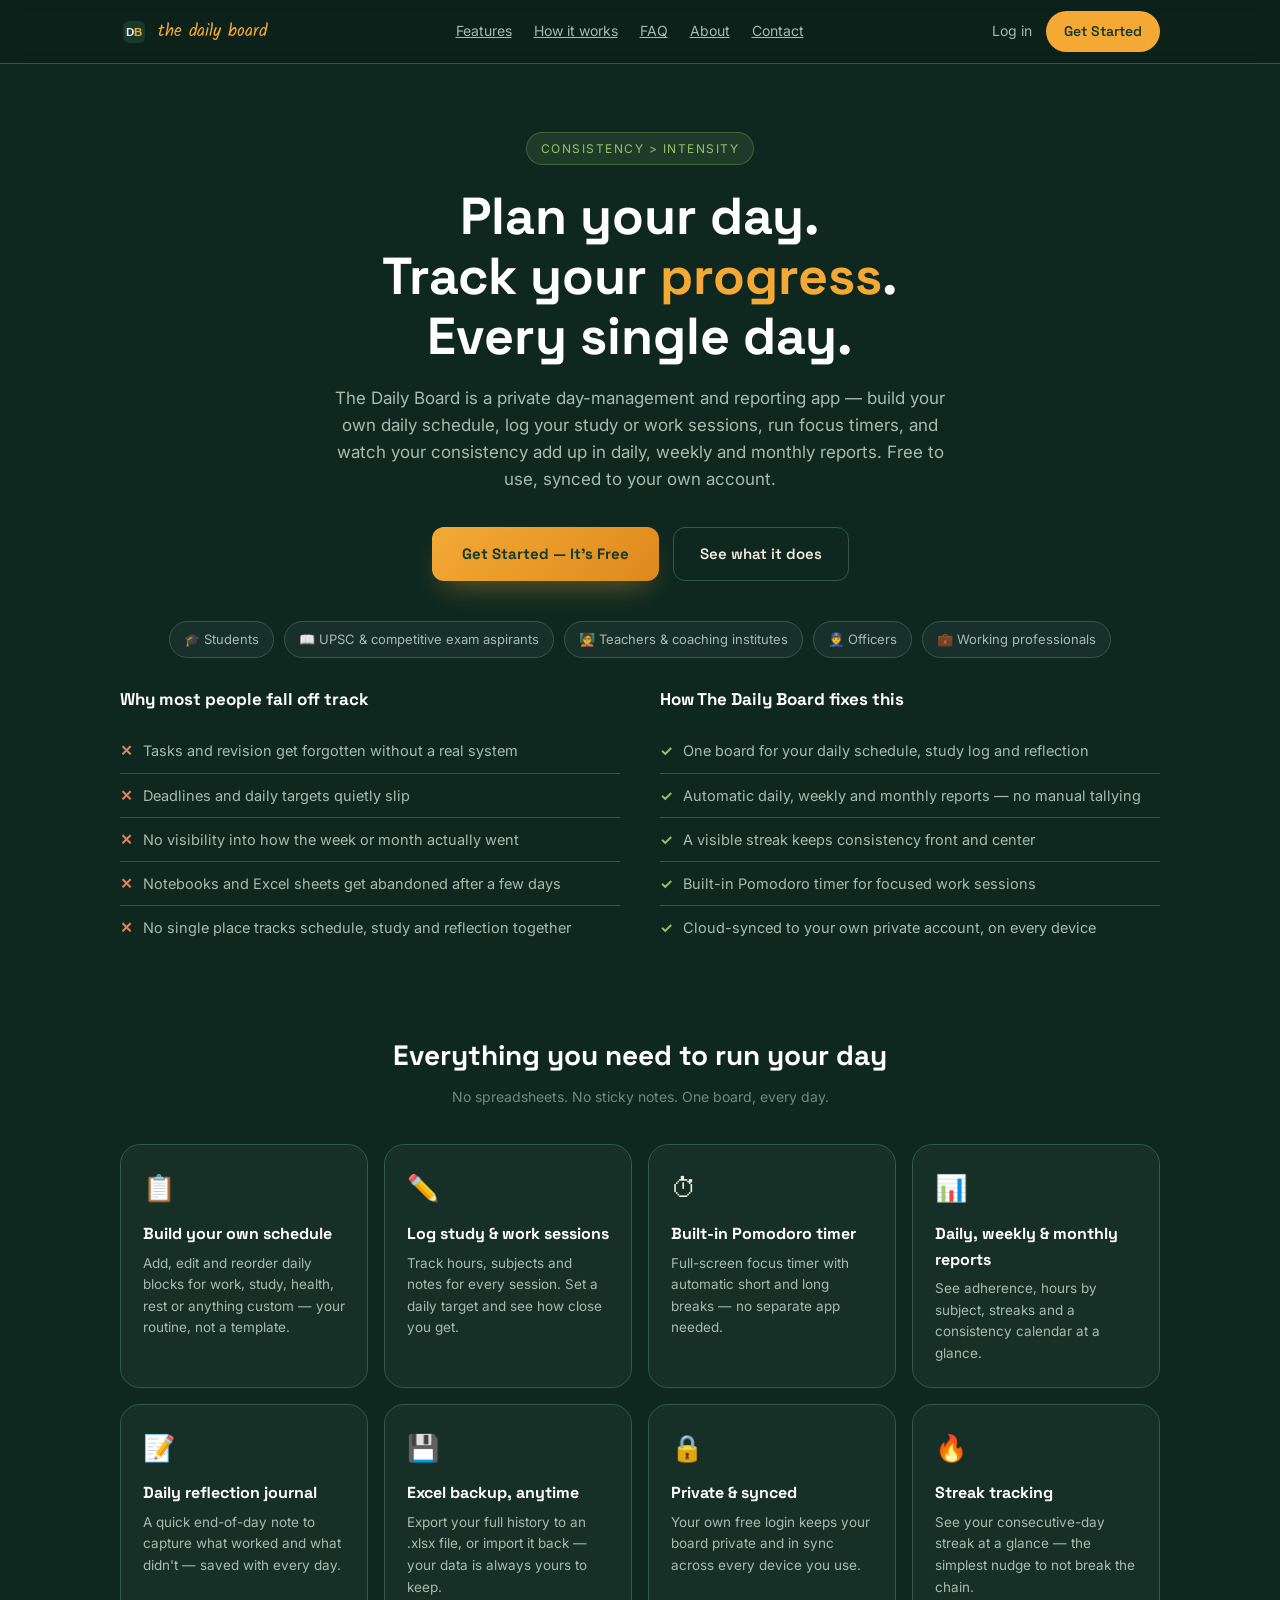
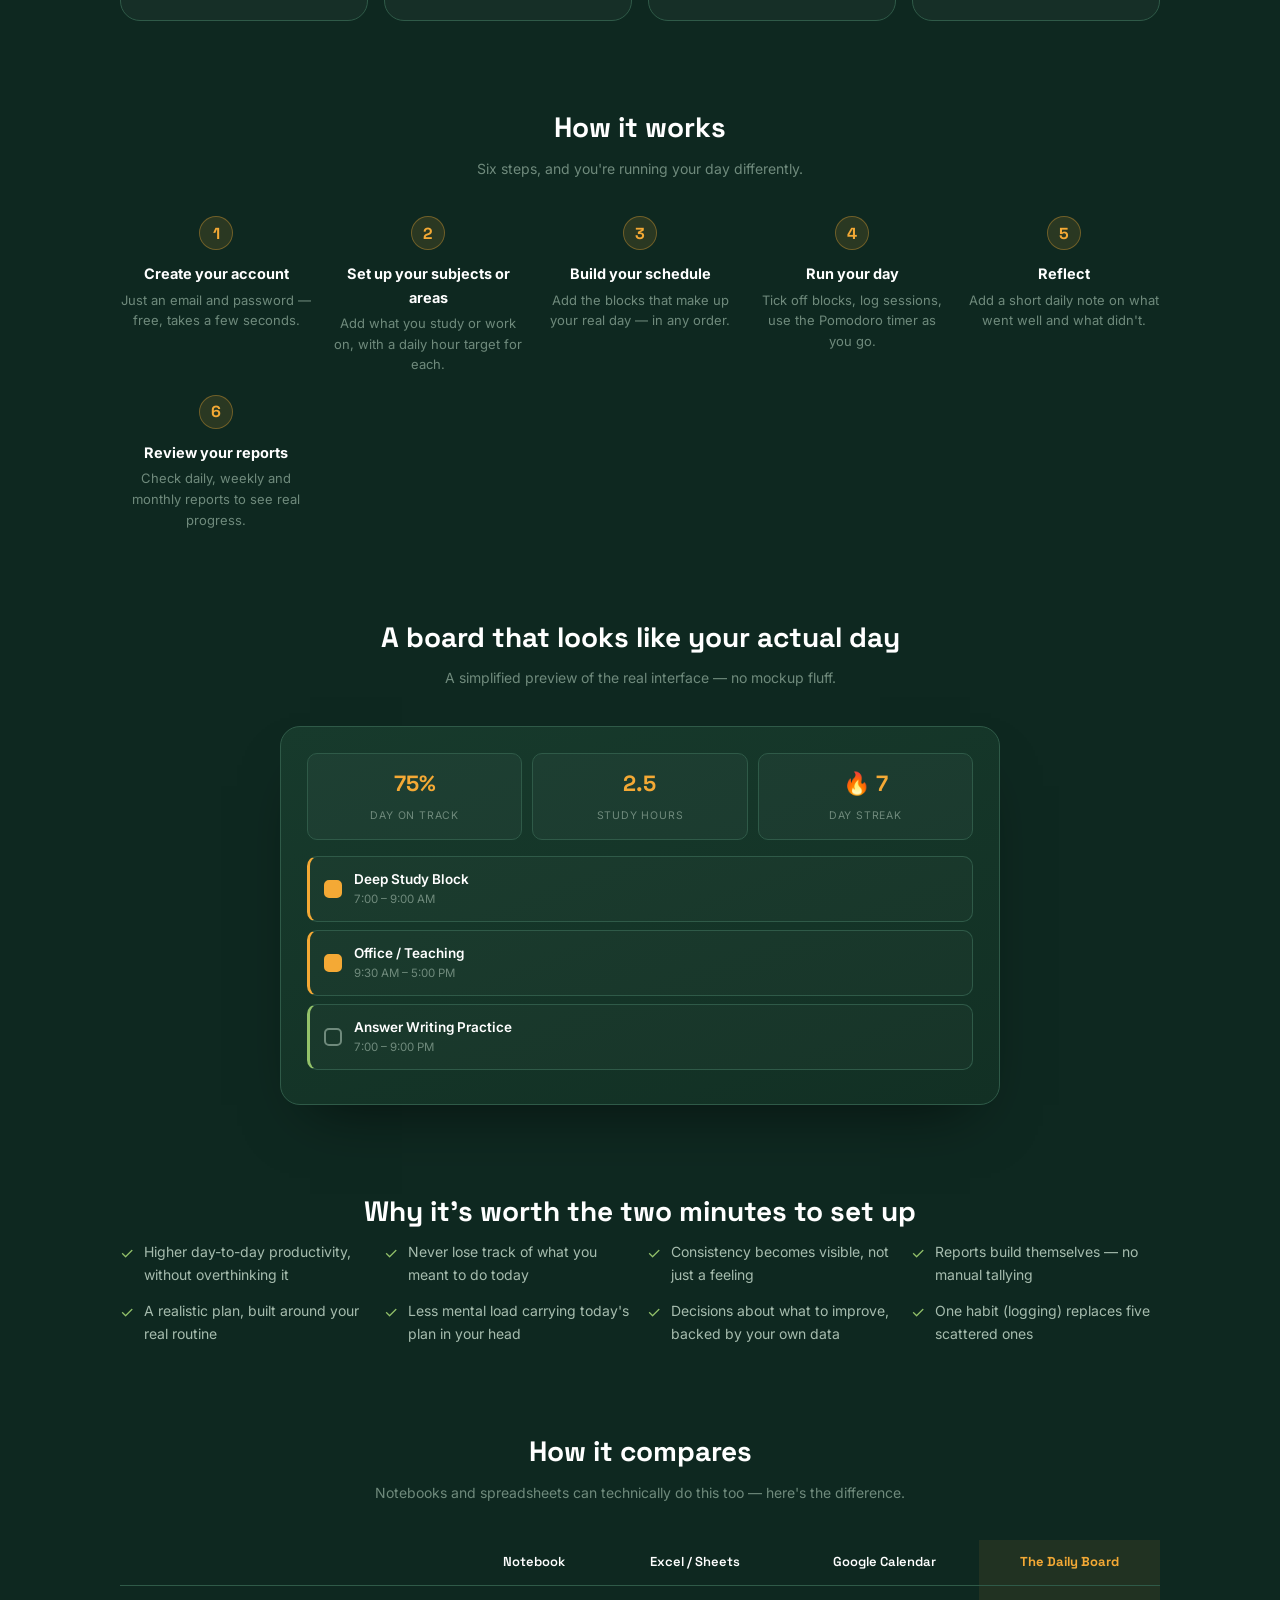
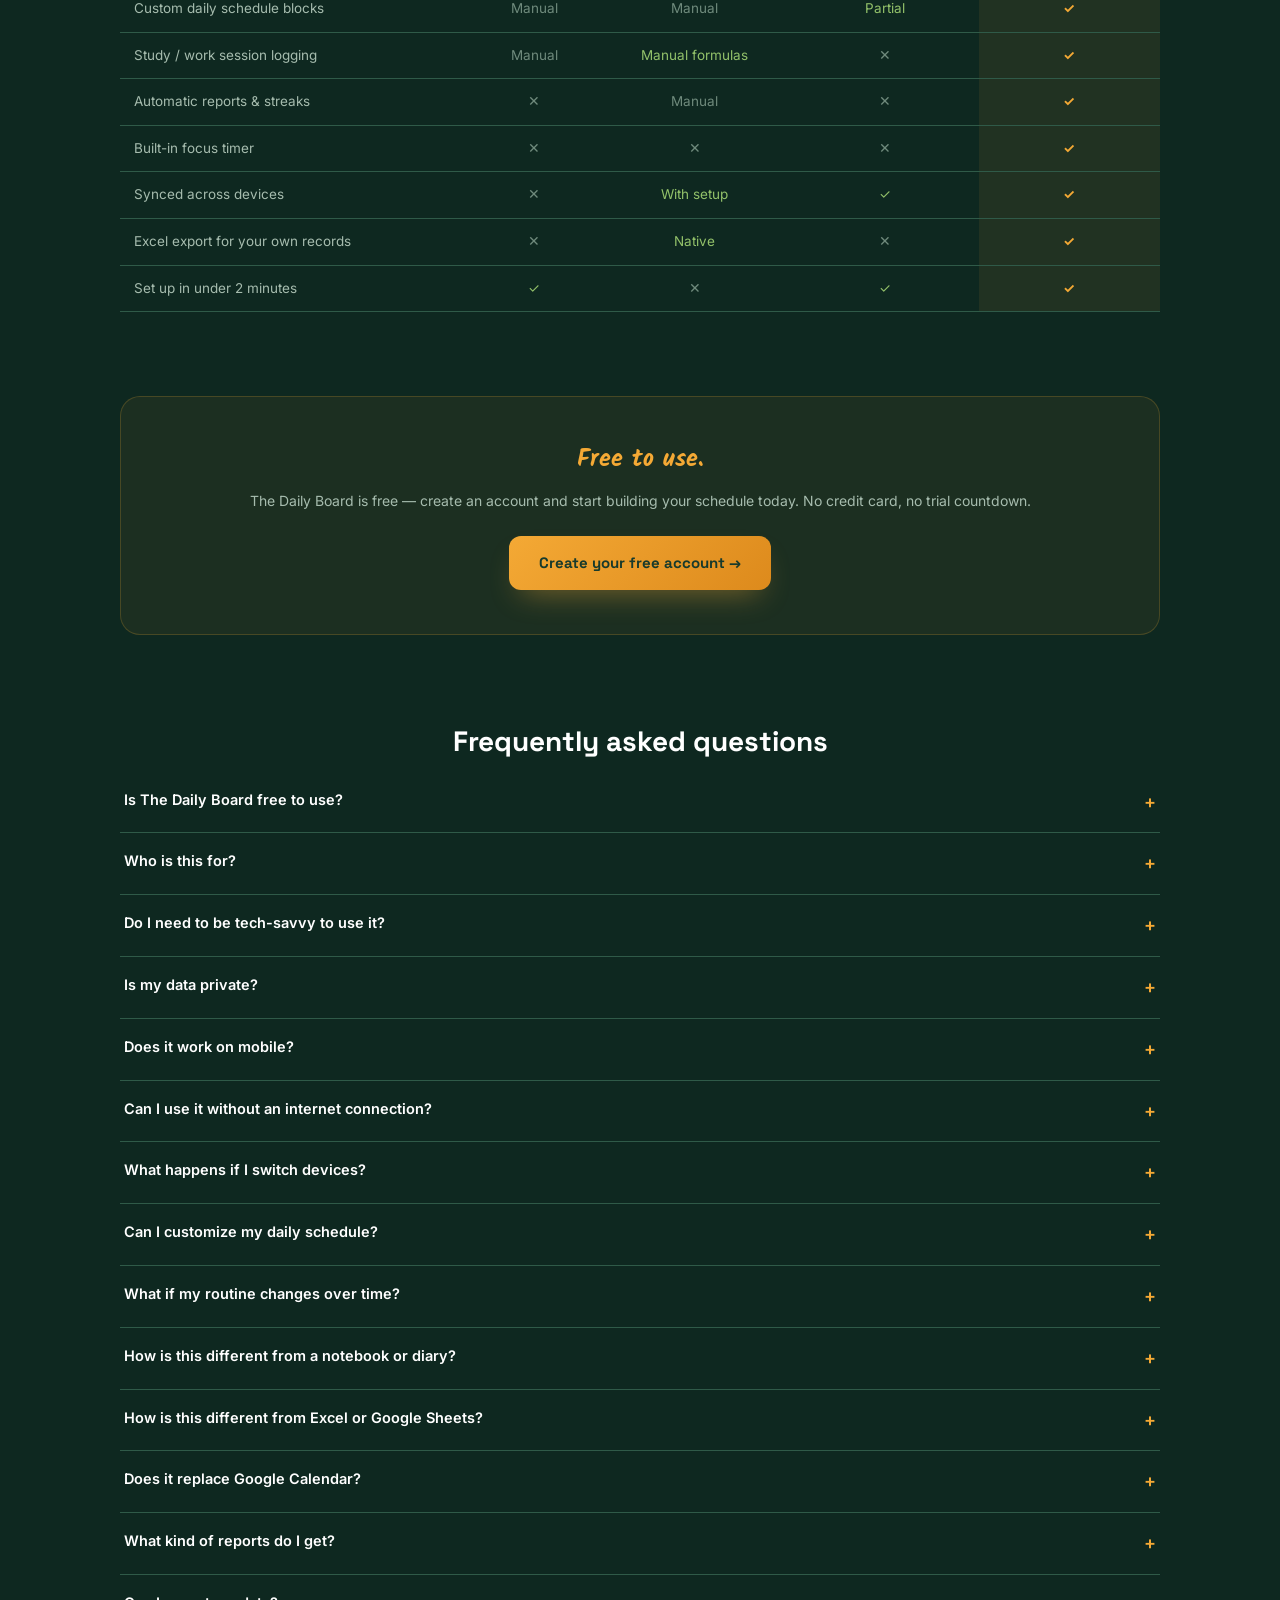
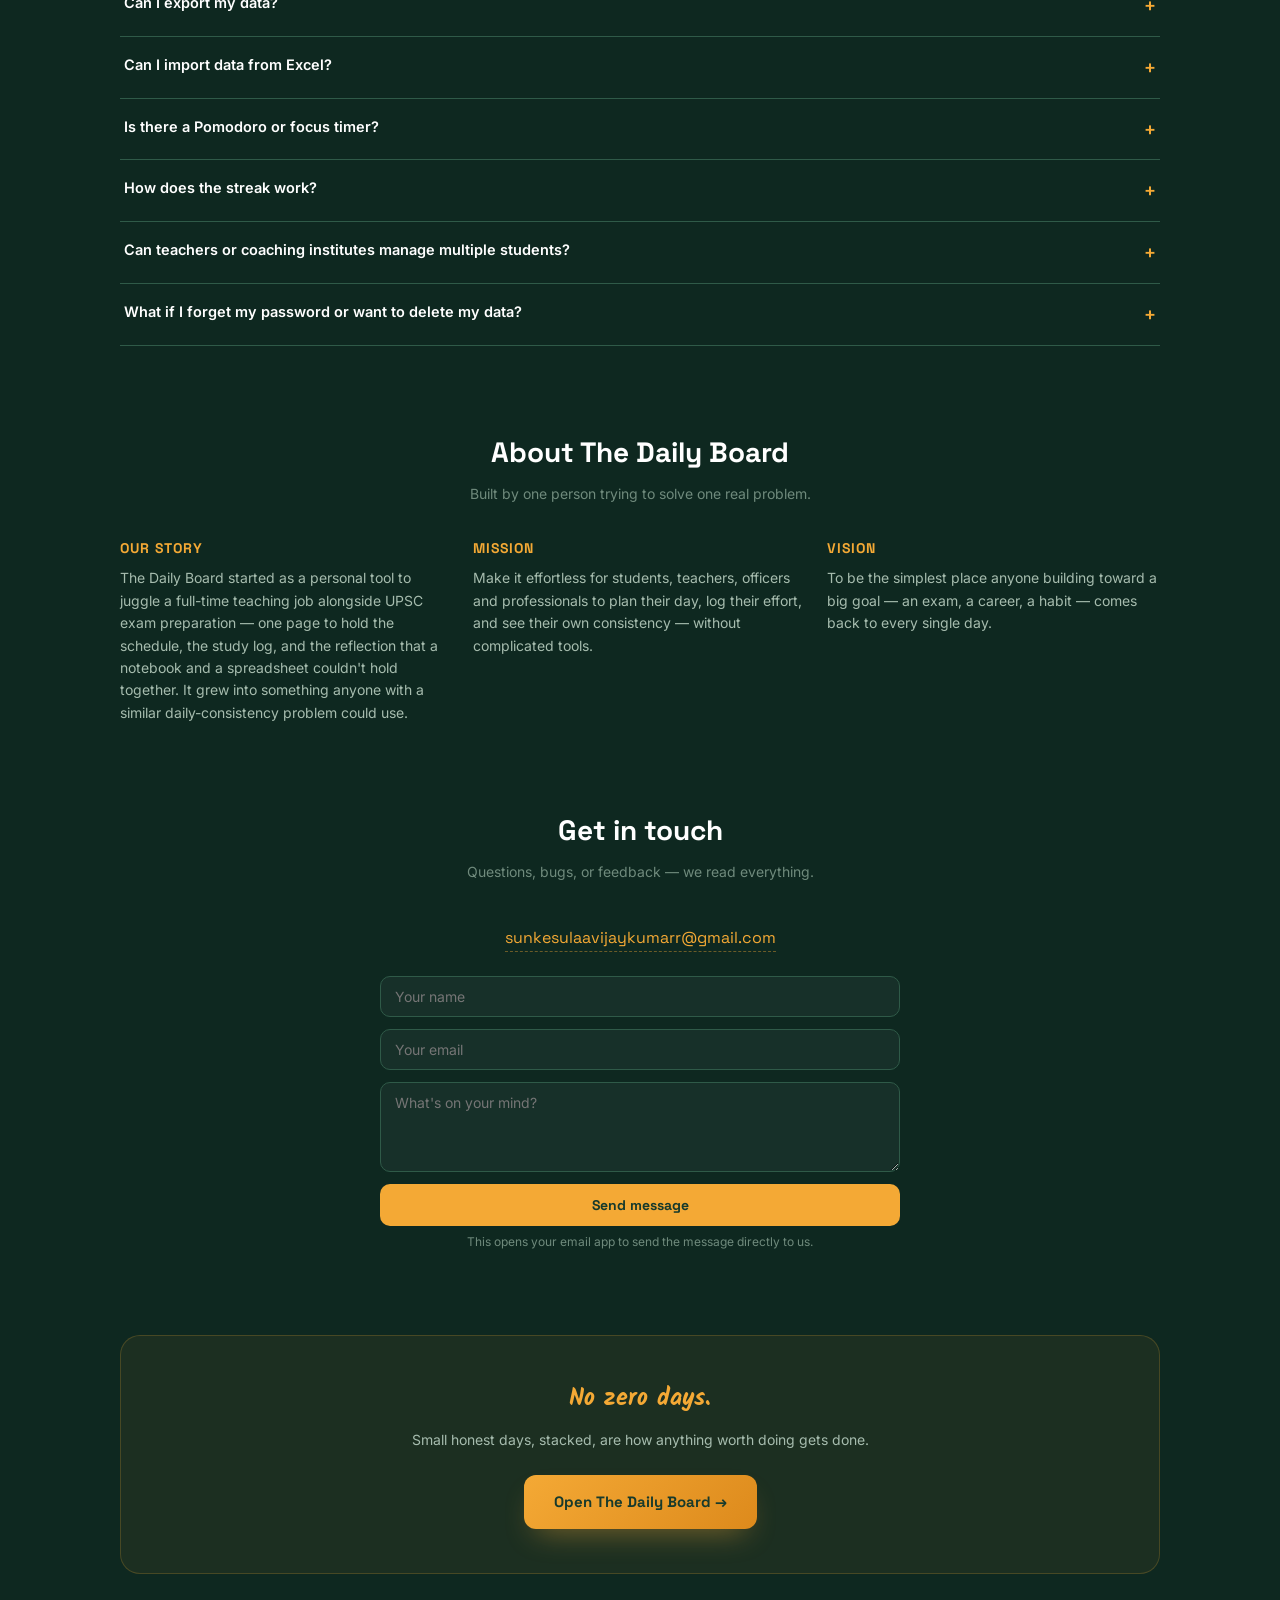
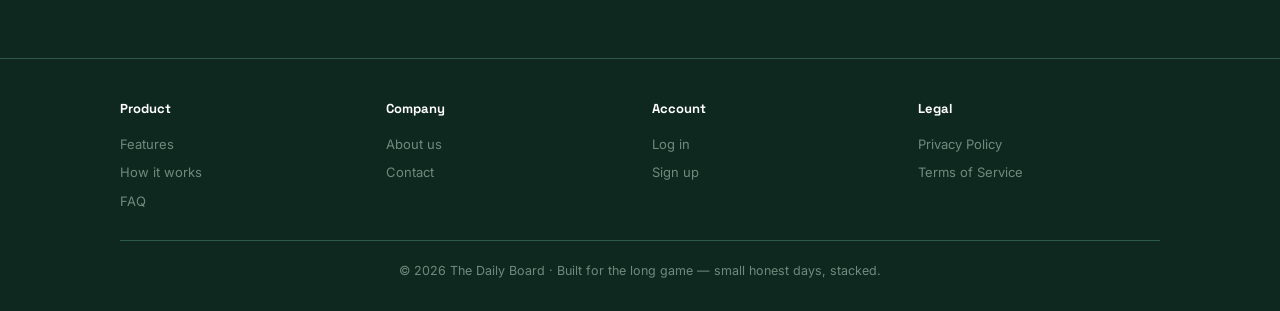
<file: index.html>
<!DOCTYPE html>
<html lang="en">

<head>
  <meta charset="UTF-8">
  <meta name="viewport" content="width=device-width, initial-scale=1.0">
  <title>The Daily Board — Plan Your Day, Track Your Progress</title>
  <meta name="description"
    content="A private day-management and reporting app for students, teachers, UPSC aspirants, officers and professionals. Build your own schedule, log study or work sessions, run a Pomodoro timer, and see daily, weekly and monthly reports. Free, synced to your own account.">
  <link rel="canonical" href="https://thedailyboard.online/">

  <!-- Open Graph -->
  <meta property="og:type" content="website">
  <meta property="og:title" content="The Daily Board — Plan Your Day, Track Your Progress">
  <meta property="og:description"
    content="A private day-management and reporting app for students, teachers, UPSC aspirants, officers and professionals.">
  <meta property="og:url" content="https://thedailyboard.online/">
  <meta property="og:image" content="https://thedailyboard.online/logo-monogram.svg">
  <meta name="twitter:card" content="summary">

  <link rel="preconnect" href="https://fonts.googleapis.com">
  <link rel="preconnect" href="https://fonts.gstatic.com" crossorigin>
  <link
    href="https://fonts.googleapis.com/css2?family=Kalam:wght@400;700&family=Space+Grotesk:wght@400;500;600;700&family=Inter:wght@400;500;600&display=swap"
    rel="stylesheet">
  <link rel="icon" type="image/svg+xml" href="logo-monogram.svg">

  <script type="application/ld+json">
  {
    "@context": "https://schema.org",
    "@type": "SoftwareApplication",
    "name": "The Daily Board",
    "applicationCategory": "ProductivityApplication",
    "operatingSystem": "Web",
    "url": "https://thedailyboard.online/",
    "description": "A private day-management and reporting app for students, teachers, UPSC aspirants, officers and professionals.",
    "offers": { "@type": "Offer", "price": "0", "priceCurrency": "USD" }
  }
  </script>

  <style>
    :root {
      --board: #173a2c;
      --chalk: #f3eede;
      --chalk-dim: #a6bcae;
      --chalk-faint: #6f8a7c;
      --gold: #f4a935;
      --gold-deep: #dd8a1c;
      --lime: #93c26a;
      --blue: #6fb3c9;
      --pink: #e390ab;
      --lav: #b39ddb;
      --rust: #e0835a;
      --line: #2f5a48;
      --r: 14px;
      --r-lg: 20px;
      --nav-h: 64px;
    }

    * , *::before, *::after { box-sizing: border-box; margin: 0; padding: 0; }
    html { -webkit-text-size-adjust: 100%; scroll-behavior: smooth; }

    body {
      font-family: 'Inter', sans-serif;
      background:
        radial-gradient(1200px 500px at 20% -10%, #204d3b 0%, transparent 60%),
        radial-gradient(900px 500px at 100% 120%, #16382a 0%, transparent 60%),
        #0e2820;
      color: var(--chalk);
      min-height: 100vh;
      line-height: 1.6;
    }

    .skip-link {
      position: absolute; left: -999px; top: 0; background: var(--gold); color: var(--board);
      padding: 10px 16px; z-index: 200; border-radius: 0 0 8px 0; font-weight: 700;
    }
    .skip-link:focus { left: 0; }

    a { color: inherit; }
    img { max-width: 100%; display: block; }

    .wrap { max-width: 1080px; margin: 0 auto; padding: 0 20px; }

    /* ── Nav ── */
    nav.top {
      position: sticky; top: 0; z-index: 100;
      background: rgba(12, 33, 25, 0.9); backdrop-filter: blur(10px);
      border-bottom: 1px solid var(--line);
      height: var(--nav-h);
    }
    nav.top .wrap { height: 100%; display: flex; align-items: center; justify-content: space-between; gap: 12px; }
    .brand { display: flex; align-items: center; gap: 10px; flex-shrink: 0; }
    .brand img { border-radius: 8px; }
    .brand span { font-family: 'Kalam', cursive; color: var(--gold); font-size: 17px; white-space: nowrap; }
    .nav-links { display: flex; gap: 22px; font-size: 14px; color: var(--chalk-dim); }
    .nav-links a:hover { color: var(--chalk); }
    .nav-right { display: flex; align-items: center; gap: 14px; flex-shrink: 0; }
    .nav-login { font-size: 14px; color: var(--chalk-dim); text-decoration: none; white-space: nowrap; }
    .nav-login:hover { color: var(--chalk); }
    .nav-cta {
      font-family: 'Space Grotesk', sans-serif; font-weight: 600; font-size: 14px;
      color: var(--board); background: var(--gold);
      padding: 9px 18px; border-radius: 999px; text-decoration: none; white-space: nowrap;
      transition: transform .15s ease, box-shadow .15s ease;
    }
    .nav-cta:hover { transform: translateY(-1px); box-shadow: 0 8px 20px -8px rgba(244,169,53,.5); }
    @media (max-width: 780px) { .nav-links { display: none; } }

    main { padding: clamp(20px, 4vw, 48px) 0 0; }
    section { padding: 20px 0 64px; }

    /* ── Reveal-on-scroll ── */
    .reveal { opacity: 0; transform: translateY(16px); transition: opacity .6s ease, transform .6s ease; }
    .reveal.in { opacity: 1; transform: none; }
    @media (prefers-reduced-motion: reduce) { .reveal { opacity: 1; transform: none; transition: none; } }

    /* ── Hero ── */
    .hero { text-align: center; padding: 20px 0 8px; }
    .eyebrow {
      display: inline-block; font-size: 12px; letter-spacing: 1.5px; text-transform: uppercase;
      color: var(--lime); background: rgba(147,194,106,.12); border: 1px solid rgba(147,194,106,.3);
      padding: 6px 14px; border-radius: 999px; margin-bottom: 22px;
    }
    h1 {
      font-family: 'Space Grotesk', sans-serif; font-weight: 700;
      font-size: clamp(32px, 6vw, 52px); line-height: 1.15; color: #fff;
      margin-bottom: 18px;
    }
    h1 em { font-style: normal; color: var(--gold); }
    .sub {
      max-width: 620px; margin: 0 auto 34px; color: var(--chalk-dim);
      font-size: clamp(15px, 2.2vw, 17px);
    }
    .hero-ctas { display: flex; gap: 14px; justify-content: center; flex-wrap: wrap; }
    .btn-primary {
      font-family: 'Space Grotesk', sans-serif; font-weight: 700; font-size: 15px;
      color: var(--board); background: linear-gradient(135deg, var(--gold), var(--gold-deep));
      padding: 15px 30px; border-radius: 12px; text-decoration: none;
      box-shadow: 0 14px 30px -12px rgba(244,169,53,.45);
      transition: transform .15s ease; display: inline-block;
    }
    .btn-primary:hover { transform: translateY(-2px); }
    .btn-secondary {
      font-family: 'Space Grotesk', sans-serif; font-weight: 600; font-size: 15px;
      color: var(--chalk); background: transparent; border: 1px solid var(--line);
      padding: 14px 26px; border-radius: 12px; text-decoration: none; display: inline-block;
      transition: border-color .15s ease, background .15s ease;
    }
    .btn-secondary:hover { border-color: var(--gold); background: rgba(244,169,53,.06); }

    .audience { display: flex; gap: 10px; justify-content: center; flex-wrap: wrap; margin-top: 40px; }
    .chip {
      font-size: 13px; color: var(--chalk-dim); background: rgba(255,255,255,.04);
      border: 1px solid var(--line); padding: 7px 14px; border-radius: 999px;
    }

    /* ── Section headings ── */
    .sec-title {
      font-family: 'Space Grotesk', sans-serif; font-weight: 700; font-size: clamp(22px, 3.5vw, 28px); color: #fff;
      text-align: center; margin-bottom: 8px;
    }
    .sec-sub { text-align: center; color: var(--chalk-faint); font-size: 14px; margin-bottom: 36px; max-width: 560px; margin-left: auto; margin-right: auto; }

    /* ── Problem / Solution ── */
    .two-col {
      display: grid; grid-template-columns: repeat(auto-fit, minmax(260px, 1fr)); gap: 40px; align-items: start;
    }
    .pill-list { list-style: none; }
    .pill-list li {
      display: flex; align-items: flex-start; gap: 10px; padding: 10px 0; font-size: 14.5px; color: var(--chalk-dim);
      border-bottom: 1px solid var(--line);
    }
    .pill-list li:last-child { border-bottom: none; }
    .pill-list.bad li::before { content: "✕"; color: var(--rust); font-weight: 700; flex-shrink: 0; }
    .pill-list.good li::before { content: "✓"; color: var(--lime); font-weight: 700; flex-shrink: 0; }
    .col-h { font-family: 'Space Grotesk', sans-serif; font-weight: 700; font-size: 17px; color: #fff; margin-bottom: 16px; }

    /* ── Grid / Cards ── */
    .grid {
      display: grid; grid-template-columns: repeat(auto-fit, minmax(240px, 1fr));
      gap: 16px;
    }
    .card {
      background: rgba(255,255,255,.03); border: 1px solid var(--line);
      border-radius: var(--r-lg); padding: 22px;
    }
    .card .ic { font-size: 26px; margin-bottom: 12px; display: block; }
    .card h3 { font-family: 'Space Grotesk', sans-serif; font-size: 16px; color: #fff; margin-bottom: 6px; }
    .card p { font-size: 13.5px; color: var(--chalk-dim); }

    /* ── How it works ── */
    .steps { display: grid; grid-template-columns: repeat(auto-fit, minmax(180px,1fr)); gap: 20px; }
    .step { text-align: center; }
    .step .num {
      width: 34px; height: 34px; border-radius: 50%; background: rgba(244,169,53,.12);
      border: 1px solid rgba(244,169,53,.35); color: var(--gold); font-weight: 700;
      display: flex; align-items: center; justify-content: center; margin: 0 auto 12px;
      font-family: 'Space Grotesk', sans-serif;
    }
    .step h4 { font-size: 14.5px; color: #fff; margin-bottom: 4px; }
    .step p { font-size: 13px; color: var(--chalk-faint); }

    /* ── Dashboard mockup ── */
    .mock {
      background: linear-gradient(160deg,#173a2c 0%,#123024 100%);
      border: 1px solid var(--line); border-radius: var(--r-lg);
      padding: clamp(14px, 3vw, 26px); max-width: 720px; margin: 0 auto;
      box-shadow: 0 30px 60px -30px rgba(0,0,0,.6);
    }
    .mock-strip { display: grid; grid-template-columns: repeat(3, 1fr); gap: 10px; margin-bottom: 16px; }
    .mock-metric { background: rgba(255,255,255,.03); border: 1px solid var(--line); border-radius: 10px; padding: 12px; text-align: center; }
    .mock-metric b { display: block; font-family: 'Space Grotesk', sans-serif; font-size: 22px; color: var(--gold); }
    .mock-metric span { font-size: 10.5px; color: var(--chalk-faint); text-transform: uppercase; letter-spacing: .8px; }
    .mock-block { display: flex; align-items: center; gap: 12px; background: rgba(255,255,255,.02); border: 1px solid var(--line); border-left: 3px solid var(--lime); border-radius: 10px; padding: 12px 14px; margin-bottom: 8px; }
    .mock-block.done { border-left-color: var(--gold); }
    .mock-block .chk { width: 18px; height: 18px; border-radius: 5px; border: 2px solid var(--chalk-faint); flex-shrink: 0; }
    .mock-block.done .chk { background: var(--gold); border-color: var(--gold); }
    .mock-block .t { font-size: 13.5px; color: #fff; font-weight: 600; }
    .mock-block .d { font-size: 11.5px; color: var(--chalk-faint); }

    /* ── Benefits ── */
    .benefits { display: grid; grid-template-columns: repeat(auto-fit, minmax(200px,1fr)); gap: 14px; }
    .benefit { display: flex; gap: 10px; align-items: flex-start; font-size: 14px; color: var(--chalk-dim); }
    .benefit .ic { color: var(--lime); font-size: 16px; }

    /* ── Comparison table ── */
    .cmp-wrap { overflow-x: auto; }
    table.cmp { width: 100%; border-collapse: collapse; min-width: 560px; font-size: 13.5px; }
    table.cmp th, table.cmp td { padding: 12px 14px; border-bottom: 1px solid var(--line); text-align: center; }
    table.cmp th { font-family: 'Space Grotesk', sans-serif; color: #fff; font-weight: 600; font-size: 13px; }
    table.cmp td:first-child, table.cmp th:first-child { text-align: left; color: var(--chalk-dim); }
    table.cmp th.us, table.cmp td.us { background: rgba(244,169,53,.08); color: var(--gold); font-weight: 700; }
    table.cmp .yes { color: var(--lime); }
    table.cmp .no { color: var(--chalk-faint); }

    /* ── FAQ ── */
    .faq-item { border-bottom: 1px solid var(--line); }
    .faq-item summary {
      cursor: pointer; padding: 16px 4px; font-size: 14.5px; font-weight: 600; color: #fff;
      list-style: none; display: flex; justify-content: space-between; gap: 12px;
    }
    .faq-item summary::-webkit-details-marker { display: none; }
    .faq-item summary::after { content: "+"; color: var(--gold); font-size: 18px; flex-shrink: 0; }
    .faq-item[open] summary::after { content: "–"; }
    .faq-item p { padding: 0 4px 16px; font-size: 13.5px; color: var(--chalk-dim); }

    /* ── About ── */
    .about-grid { display: grid; grid-template-columns: repeat(auto-fit, minmax(220px,1fr)); gap: 20px; margin-top: 32px; }
    .about-card h4 { font-family: 'Space Grotesk', sans-serif; color: var(--gold); font-size: 14px; margin-bottom: 8px; text-transform: uppercase; letter-spacing: 1px; }
    .about-card p { font-size: 14px; color: var(--chalk-dim); }

    /* ── Contact ── */
    .contact-box { max-width: 520px; margin: 0 auto; text-align: center; }
    .contact-email {
      display: inline-block; font-family: 'Space Grotesk', sans-serif; font-size: 16px; color: var(--gold);
      margin: 6px 0 24px; text-decoration: none; border-bottom: 1px dashed rgba(244,169,53,.4);
    }
    form.feedback { display: flex; flex-direction: column; gap: 12px; text-align: left; }
    form.feedback input, form.feedback textarea {
      background: rgba(255,255,255,.04); border: 1px solid var(--line); border-radius: 10px;
      padding: 11px 14px; color: var(--chalk); font-family: inherit; font-size: 14px; outline: none;
    }
    form.feedback textarea { resize: vertical; min-height: 90px; }
    form.feedback input:focus, form.feedback textarea:focus { border-color: var(--gold); }
    form.feedback button {
      font-family: 'Space Grotesk', sans-serif; font-weight: 700; font-size: 14px;
      color: var(--board); background: var(--gold); border: none; border-radius: 10px;
      padding: 12px; cursor: pointer;
    }
    .form-hint { font-size: 12px; color: var(--chalk-faint); text-align: center; margin-top: 6px; }

    /* ── Final CTA ── */
    .cta-box {
      text-align: center; background: rgba(244,169,53,.06); border: 1px solid rgba(244,169,53,.2);
      border-radius: var(--r-lg); padding: 44px 24px;
    }
    .cta-box h2 { font-family: 'Kalam', cursive; font-size: 24px; color: var(--gold); margin-bottom: 10px; }
    .cta-box p { color: var(--chalk-dim); font-size: 14px; margin-bottom: 24px; }

    /* ── Footer ── */
    footer.site {
      border-top: 1px solid var(--line); padding: 40px 0 30px; margin-top: 20px;
    }
    .footer-grid { display: grid; grid-template-columns: repeat(auto-fit, minmax(160px,1fr)); gap: 24px; margin-bottom: 24px; }
    .footer-col h5 { font-family: 'Space Grotesk', sans-serif; font-size: 13px; color: #fff; margin-bottom: 10px; }
    .footer-col a { display: block; font-size: 13px; color: var(--chalk-faint); text-decoration: none; padding: 4px 0; }
    .footer-col a:hover { color: var(--chalk); }
    .footer-bottom { text-align: center; color: var(--chalk-faint); font-size: 12.5px; border-top: 1px solid var(--line); padding-top: 20px; }
  </style>
</head>

<body>
  <a class="skip-link" href="#main">Skip to content</a>

  <nav class="top">
    <div class="wrap">
      <div class="brand">
        <img src="logo-monogram.svg" width="28" height="28" alt="The Daily Board logo">
        <span>the daily board</span>
      </div>
      <div class="nav-links">
        <a href="#features">Features</a>
        <a href="#how-it-works">How it works</a>
        <a href="#faq">FAQ</a>
        <a href="#about">About</a>
        <a href="#contact">Contact</a>
      </div>
      <div class="nav-right">
        <a class="nav-login" href="login.html">Log in</a>
        <a class="nav-cta" href="login.html">Get Started</a>
      </div>
    </div>
  </nav>

  <main id="main">
    <div class="wrap">

      <!-- ═══ HERO ═══ -->
      <section class="hero">
        <span class="eyebrow">consistency &gt; intensity</span>
        <h1>Plan your day.<br>Track your <em>progress</em>.<br>Every single day.</h1>
        <p class="sub">
          The Daily Board is a private day-management and reporting app — build your own daily
          schedule, log your study or work sessions, run focus timers, and watch your consistency
          add up in daily, weekly and monthly reports. Free to use, synced to your own account.
        </p>
        <div class="hero-ctas">
          <a class="btn-primary" href="login.html">Get Started — It's Free</a>
          <a class="btn-secondary" href="#features">See what it does</a>
        </div>
        <div class="audience">
          <span class="chip">🎓 Students</span>
          <span class="chip">📖 UPSC &amp; competitive exam aspirants</span>
          <span class="chip">🧑‍🏫 Teachers &amp; coaching institutes</span>
          <span class="chip">👮 Officers</span>
          <span class="chip">💼 Working professionals</span>
        </div>
      </section>

      <!-- ═══ PROBLEM / SOLUTION ═══ -->
      <section class="reveal">
        <div class="two-col">
          <div>
            <div class="col-h">Why most people fall off track</div>
            <ul class="pill-list bad">
              <li>Tasks and revision get forgotten without a real system</li>
              <li>Deadlines and daily targets quietly slip</li>
              <li>No visibility into how the week or month actually went</li>
              <li>Notebooks and Excel sheets get abandoned after a few days</li>
              <li>No single place tracks schedule, study and reflection together</li>
            </ul>
          </div>
          <div>
            <div class="col-h">How The Daily Board fixes this</div>
            <ul class="pill-list good">
              <li>One board for your daily schedule, study log and reflection</li>
              <li>Automatic daily, weekly and monthly reports — no manual tallying</li>
              <li>A visible streak keeps consistency front and center</li>
              <li>Built-in Pomodoro timer for focused work sessions</li>
              <li>Cloud-synced to your own private account, on every device</li>
            </ul>
          </div>
        </div>
      </section>

      <!-- ═══ FEATURES ═══ -->
      <section id="features" class="reveal">
        <div class="sec-title">Everything you need to run your day</div>
        <div class="sec-sub">No spreadsheets. No sticky notes. One board, every day.</div>
        <div class="grid">
          <div class="card">
            <span class="ic">📋</span>
            <h3>Build your own schedule</h3>
            <p>Add, edit and reorder daily blocks for work, study, health, rest or anything custom — your routine, not a template.</p>
          </div>
          <div class="card">
            <span class="ic">✏️</span>
            <h3>Log study &amp; work sessions</h3>
            <p>Track hours, subjects and notes for every session. Set a daily target and see how close you get.</p>
          </div>
          <div class="card">
            <span class="ic">⏱</span>
            <h3>Built-in Pomodoro timer</h3>
            <p>Full-screen focus timer with automatic short and long breaks — no separate app needed.</p>
          </div>
          <div class="card">
            <span class="ic">📊</span>
            <h3>Daily, weekly &amp; monthly reports</h3>
            <p>See adherence, hours by subject, streaks and a consistency calendar at a glance.</p>
          </div>
          <div class="card">
            <span class="ic">📝</span>
            <h3>Daily reflection journal</h3>
            <p>A quick end-of-day note to capture what worked and what didn't — saved with every day.</p>
          </div>
          <div class="card">
            <span class="ic">💾</span>
            <h3>Excel backup, anytime</h3>
            <p>Export your full history to an .xlsx file, or import it back — your data is always yours to keep.</p>
          </div>
          <div class="card">
            <span class="ic">🔒</span>
            <h3>Private &amp; synced</h3>
            <p>Your own free login keeps your board private and in sync across every device you use.</p>
          </div>
          <div class="card">
            <span class="ic">🔥</span>
            <h3>Streak tracking</h3>
            <p>See your consecutive-day streak at a glance — the simplest nudge to not break the chain.</p>
          </div>
        </div>
      </section>

      <!-- ═══ HOW IT WORKS ═══ -->
      <section id="how-it-works" class="reveal">
        <div class="sec-title">How it works</div>
        <div class="sec-sub">Six steps, and you're running your day differently.</div>
        <div class="steps">
          <div class="step">
            <div class="num">1</div>
            <h4>Create your account</h4>
            <p>Just an email and password — free, takes a few seconds.</p>
          </div>
          <div class="step">
            <div class="num">2</div>
            <h4>Set up your subjects or areas</h4>
            <p>Add what you study or work on, with a daily hour target for each.</p>
          </div>
          <div class="step">
            <div class="num">3</div>
            <h4>Build your schedule</h4>
            <p>Add the blocks that make up your real day — in any order.</p>
          </div>
          <div class="step">
            <div class="num">4</div>
            <h4>Run your day</h4>
            <p>Tick off blocks, log sessions, use the Pomodoro timer as you go.</p>
          </div>
          <div class="step">
            <div class="num">5</div>
            <h4>Reflect</h4>
            <p>Add a short daily note on what went well and what didn't.</p>
          </div>
          <div class="step">
            <div class="num">6</div>
            <h4>Review your reports</h4>
            <p>Check daily, weekly and monthly reports to see real progress.</p>
          </div>
        </div>
      </section>

      <!-- ═══ DASHBOARD PREVIEW ═══ -->
      <section class="reveal">
        <div class="sec-title">A board that looks like your actual day</div>
        <div class="sec-sub">A simplified preview of the real interface — no mockup fluff.</div>
        <div class="mock">
          <div class="mock-strip">
            <div class="mock-metric"><b>75%</b><span>Day on track</span></div>
            <div class="mock-metric"><b>2.5</b><span>Study hours</span></div>
            <div class="mock-metric"><b>🔥 7</b><span>Day streak</span></div>
          </div>
          <div class="mock-block done"><div class="chk"></div><div><div class="t">Deep Study Block</div><div class="d">7:00 – 9:00 AM</div></div></div>
          <div class="mock-block done"><div class="chk"></div><div><div class="t">Office / Teaching</div><div class="d">9:30 AM – 5:00 PM</div></div></div>
          <div class="mock-block"><div class="chk"></div><div><div class="t">Answer Writing Practice</div><div class="d">7:00 – 9:00 PM</div></div></div>
        </div>
      </section>

      <!-- ═══ BENEFITS ═══ -->
      <section class="reveal">
        <div class="sec-title">Why it's worth the two minutes to set up</div>
        <div class="benefits">
          <div class="benefit"><span class="ic">✓</span> Higher day-to-day productivity, without overthinking it</div>
          <div class="benefit"><span class="ic">✓</span> Never lose track of what you meant to do today</div>
          <div class="benefit"><span class="ic">✓</span> Consistency becomes visible, not just a feeling</div>
          <div class="benefit"><span class="ic">✓</span> Reports build themselves — no manual tallying</div>
          <div class="benefit"><span class="ic">✓</span> A realistic plan, built around your real routine</div>
          <div class="benefit"><span class="ic">✓</span> Less mental load carrying today's plan in your head</div>
          <div class="benefit"><span class="ic">✓</span> Decisions about what to improve, backed by your own data</div>
          <div class="benefit"><span class="ic">✓</span> One habit (logging) replaces five scattered ones</div>
        </div>
      </section>

      <!-- ═══ WHY CHOOSE US ═══ -->
      <section class="reveal">
        <div class="sec-title">How it compares</div>
        <div class="sec-sub">Notebooks and spreadsheets can technically do this too — here's the difference.</div>
        <div class="cmp-wrap">
          <table class="cmp">
            <thead>
              <tr>
                <th></th>
                <th>Notebook</th>
                <th>Excel / Sheets</th>
                <th>Google Calendar</th>
                <th class="us">The Daily Board</th>
              </tr>
            </thead>
            <tbody>
              <tr><td>Custom daily schedule blocks</td><td class="no">Manual</td><td class="no">Manual</td><td class="yes">Partial</td><td class="us">✓</td></tr>
              <tr><td>Study / work session logging</td><td class="no">Manual</td><td class="yes">Manual formulas</td><td class="no">✕</td><td class="us">✓</td></tr>
              <tr><td>Automatic reports &amp; streaks</td><td class="no">✕</td><td class="no">Manual</td><td class="no">✕</td><td class="us">✓</td></tr>
              <tr><td>Built-in focus timer</td><td class="no">✕</td><td class="no">✕</td><td class="no">✕</td><td class="us">✓</td></tr>
              <tr><td>Synced across devices</td><td class="no">✕</td><td class="yes">With setup</td><td class="yes">✓</td><td class="us">✓</td></tr>
              <tr><td>Excel export for your own records</td><td class="no">✕</td><td class="yes">Native</td><td class="no">✕</td><td class="us">✓</td></tr>
              <tr><td>Set up in under 2 minutes</td><td class="yes">✓</td><td class="no">✕</td><td class="yes">✓</td><td class="us">✓</td></tr>
            </tbody>
          </table>
        </div>
      </section>

      <!-- ═══ FREE ═══ -->
      <section class="reveal">
        <div class="cta-box">
          <h2>Free to use.</h2>
          <p>The Daily Board is free — create an account and start building your schedule today. No credit card, no trial countdown.</p>
          <a class="btn-primary" href="login.html">Create your free account →</a>
        </div>
      </section>

      <!-- ═══ FAQ ═══ -->
      <section id="faq" class="reveal">
        <div class="sec-title">Frequently asked questions</div>
        <div>
          <details class="faq-item">
            <summary>Is The Daily Board free to use?</summary>
            <p>Yes. Creating an account, building your schedule, logging sessions, and generating reports are all free.</p>
          </details>
          <details class="faq-item">
            <summary>Who is this for?</summary>
            <p>Anyone managing a daily routine around study or work — students, UPSC and competitive exam aspirants, teachers, coaching institutes, officers, working professionals, or anyone who wants a simple daily structure.</p>
          </details>
          <details class="faq-item">
            <summary>Do I need to be tech-savvy to use it?</summary>
            <p>No. If you can fill a form and tick a checkbox, you can use The Daily Board. It's built to be simpler than a spreadsheet.</p>
          </details>
          <details class="faq-item">
            <summary>Is my data private?</summary>
            <p>Yes. Your schedule, logs and notes are stored against your own login and are not visible to other users or shared with third parties.</p>
          </details>
          <details class="faq-item">
            <summary>Does it work on mobile?</summary>
            <p>Yes, the board is fully responsive and works in any mobile browser — no app install required.</p>
          </details>
          <details class="faq-item">
            <summary>Can I use it without an internet connection?</summary>
            <p>You need internet to log in and sync. Once loaded, quick actions keep working briefly offline and sync again once you're back online, but it isn't designed as a fully offline app.</p>
          </details>
          <details class="faq-item">
            <summary>What happens if I switch devices?</summary>
            <p>Log in with the same account on any device and your schedule, logs and reports carry over automatically.</p>
          </details>
          <details class="faq-item">
            <summary>Can I customize my daily schedule?</summary>
            <p>Yes — use "Setup Schedule" to build your own blocks from scratch, in any order, with your own titles and times.</p>
          </details>
          <details class="faq-item">
            <summary>What if my routine changes over time?</summary>
            <p>Open the schedule builder any time to add, edit, reorder or remove blocks. Your past logged days stay exactly as they were.</p>
          </details>
          <details class="faq-item">
            <summary>How is this different from a notebook or diary?</summary>
            <p>A notebook can't calculate your streak, total hours, or how consistent you've been over a month. The Daily Board does that automatically.</p>
          </details>
          <details class="faq-item">
            <summary>How is this different from Excel or Google Sheets?</summary>
            <p>You could build something similar in Excel, but it takes ongoing manual formulas and upkeep. The Daily Board does the tracking and reporting for you — and still lets you export to Excel whenever you want.</p>
          </details>
          <details class="faq-item">
            <summary>Does it replace Google Calendar?</summary>
            <p>Not quite — it's less about appointments and more about a repeating daily routine, session logging and progress reports. Many people use both.</p>
          </details>
          <details class="faq-item">
            <summary>What kind of reports do I get?</summary>
            <p>Daily, weekly and monthly views: hours studied, adherence percentage, subject-wise breakdown, and a consistency calendar.</p>
          </details>
          <details class="faq-item">
            <summary>Can I export my data?</summary>
            <p>Yes — export your full history (sessions, schedule, journal notes) to an .xlsx file any time from the Excel &amp; Sync tab.</p>
          </details>
          <details class="faq-item">
            <summary>Can I import data from Excel?</summary>
            <p>Yes, using the same file format as the export, so you can restore or move your data.</p>
          </details>
          <details class="faq-item">
            <summary>Is there a Pomodoro or focus timer?</summary>
            <p>Yes — a full-screen Pomodoro timer with focus and break modes is built in, no separate app needed.</p>
          </details>
          <details class="faq-item">
            <summary>How does the streak work?</summary>
            <p>Your streak counts consecutive days with at least one logged study session, so you can see consistency at a glance.</p>
          </details>
          <details class="faq-item">
            <summary>Can teachers or coaching institutes manage multiple students?</summary>
            <p>Right now, each person tracks their own day on their own account — there's no shared institute dashboard yet. Teachers are welcome to use it personally and have students create their own accounts.</p>
          </details>
          <details class="faq-item">
            <summary>What if I forget my password or want to delete my data?</summary>
            <p>Use "Forgot password?" on the login screen to reset it. To wipe your data, use Reset All Data in Excel &amp; Sync, or email us to request full account deletion.</p>
          </details>
        </div>
      </section>

      <!-- ═══ ABOUT ═══ -->
      <section id="about" class="reveal">
        <div class="sec-title">About The Daily Board</div>
        <div class="sec-sub" style="margin-bottom:0">Built by one person trying to solve one real problem.</div>
        <div class="about-grid">
          <div class="about-card">
            <h4>Our story</h4>
            <p>The Daily Board started as a personal tool to juggle a full-time teaching job alongside UPSC exam preparation — one page to hold the schedule, the study log, and the reflection that a notebook and a spreadsheet couldn't hold together. It grew into something anyone with a similar daily-consistency problem could use.</p>
          </div>
          <div class="about-card">
            <h4>Mission</h4>
            <p>Make it effortless for students, teachers, officers and professionals to plan their day, log their effort, and see their own consistency — without complicated tools.</p>
          </div>
          <div class="about-card">
            <h4>Vision</h4>
            <p>To be the simplest place anyone building toward a big goal — an exam, a career, a habit — comes back to every single day.</p>
          </div>
        </div>
      </section>

      <!-- ═══ CONTACT ═══ -->
      <section id="contact" class="reveal">
        <div class="sec-title">Get in touch</div>
        <div class="sec-sub">Questions, bugs, or feedback — we read everything.</div>
        <div class="contact-box">
          <a class="contact-email" href="mailto:sunkesulaavijaykumarr@gmail.com">sunkesulaavijaykumarr@gmail.com</a>
          <form class="feedback" action="mailto:sunkesulaavijaykumarr@gmail.com" method="post" enctype="text/plain">
            <input type="text" name="name" placeholder="Your name" required>
            <input type="email" name="email" placeholder="Your email" required>
            <textarea name="message" placeholder="What's on your mind?" required></textarea>
            <button type="submit">Send message</button>
          </form>
          <div class="form-hint">This opens your email app to send the message directly to us.</div>
        </div>
      </section>

      <!-- ═══ FINAL CTA ═══ -->
      <section class="reveal">
        <div class="cta-box">
          <h2>No zero days.</h2>
          <p>Small honest days, stacked, are how anything worth doing gets done.</p>
          <a class="btn-primary" href="login.html">Open The Daily Board →</a>
        </div>
      </section>

    </div>
  </main>

  <footer class="site">
    <div class="wrap">
      <div class="footer-grid">
        <div class="footer-col">
          <h5>Product</h5>
          <a href="#features">Features</a>
          <a href="#how-it-works">How it works</a>
          <a href="#faq">FAQ</a>
        </div>
        <div class="footer-col">
          <h5>Company</h5>
          <a href="#about">About us</a>
          <a href="#contact">Contact</a>
        </div>
        <div class="footer-col">
          <h5>Account</h5>
          <a href="login.html">Log in</a>
          <a href="login.html">Sign up</a>
        </div>
        <div class="footer-col">
          <h5>Legal</h5>
          <a href="privacy.html">Privacy Policy</a>
          <a href="terms.html">Terms of Service</a>
        </div>
      </div>
      <div class="footer-bottom">
        © <span id="yr"></span> The Daily Board · Built for the long game — small honest days, stacked.
      </div>
    </div>
  </footer>

  <script>
    document.getElementById('yr').textContent = new Date().getFullYear();
    if ('IntersectionObserver' in window) {
      var io = new IntersectionObserver(function (entries) {
        entries.forEach(function (e) { if (e.isIntersecting) { e.target.classList.add('in'); io.unobserve(e.target); } });
      }, { threshold: 0.12 });
      document.querySelectorAll('.reveal').forEach(function (el) { io.observe(el); });
    } else {
      document.querySelectorAll('.reveal').forEach(function (el) { el.classList.add('in'); });
    }
  </script>
</body>

</html>
</file>
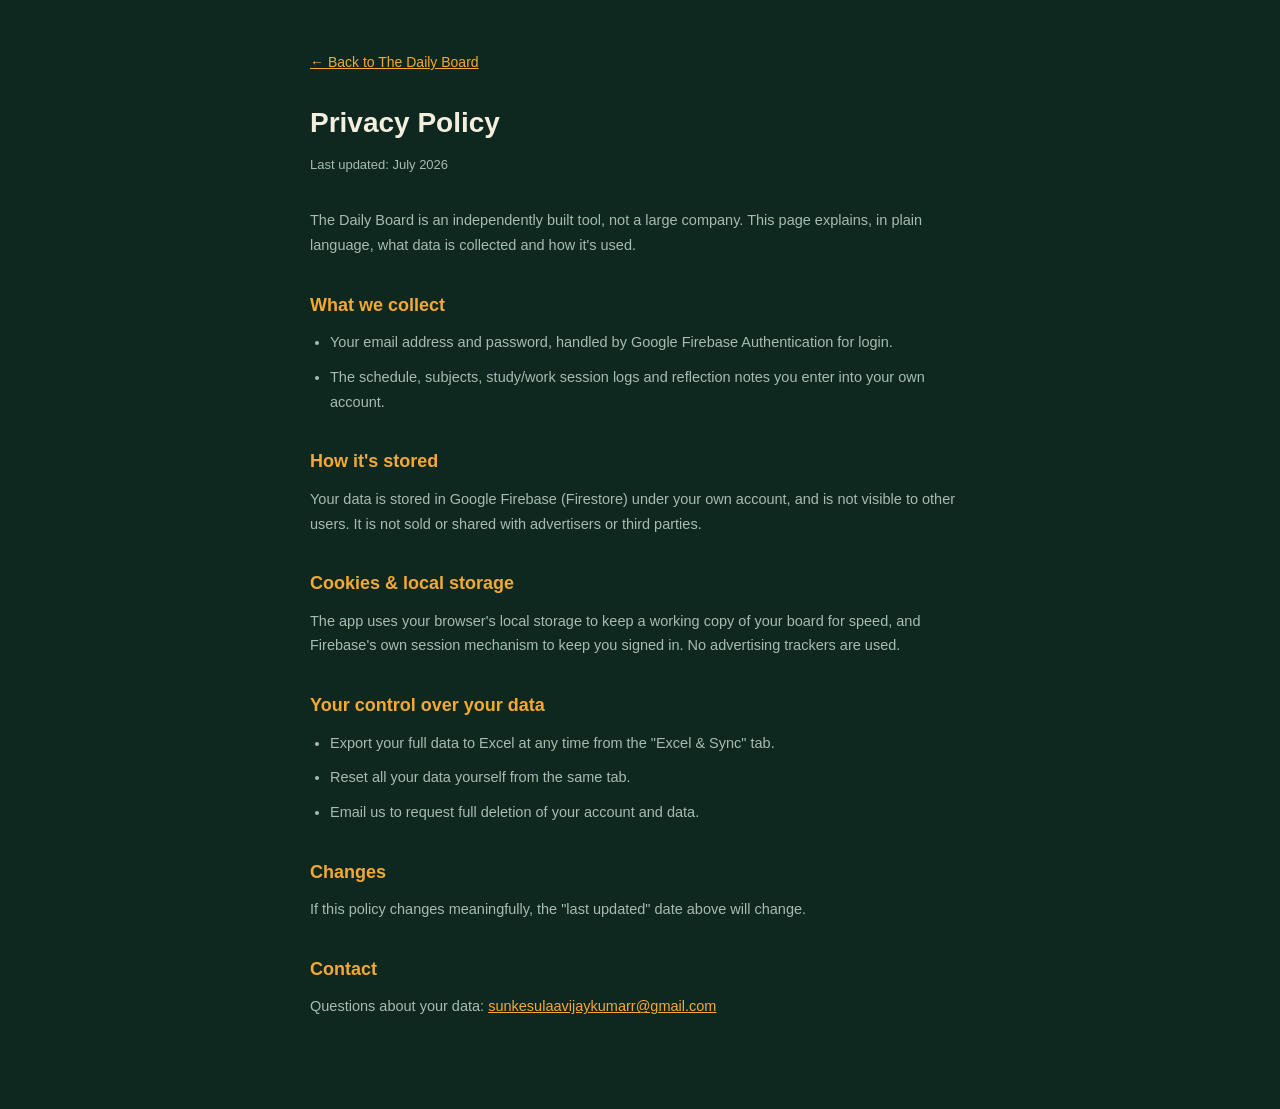
<file: privacy.html>
<!DOCTYPE html>
<html lang="en">

<head>
  <meta charset="UTF-8">
  <meta name="viewport" content="width=device-width, initial-scale=1.0">
  <title>Privacy Policy — The Daily Board</title>
  <link rel="icon" type="image/svg+xml" href="logo-monogram.svg">
  <style>
    :root { --board:#173a2c; --chalk:#f3eede; --chalk-dim:#a6bcae; --gold:#f4a935; --line:#2f5a48; }
    * { box-sizing: border-box; margin:0; padding:0; }
    body {
      font-family: -apple-system, BlinkMacSystemFont, 'Segoe UI', sans-serif;
      background: #0e2820; color: var(--chalk); line-height: 1.7;
    }
    .wrap { max-width: 700px; margin: 0 auto; padding: 48px 20px 80px; }
    a { color: var(--gold); }
    h1 { font-size: 28px; margin-bottom: 8px; }
    .updated { color: var(--chalk-dim); font-size: 13px; margin-bottom: 32px; }
    h2 { font-size: 18px; margin: 32px 0 10px; color: var(--gold); }
    p, li { color: var(--chalk-dim); font-size: 14.5px; margin-bottom: 10px; }
    ul { padding-left: 20px; }
    .back { display: inline-block; margin-bottom: 24px; font-size: 14px; }
  </style>
</head>

<body>
  <div class="wrap">
    <a class="back" href="index.html">← Back to The Daily Board</a>
    <h1>Privacy Policy</h1>
    <div class="updated">Last updated: July 2026</div>

    <p>The Daily Board is an independently built tool, not a large company. This page explains, in plain language, what data is collected and how it's used.</p>

    <h2>What we collect</h2>
    <ul>
      <li>Your email address and password, handled by Google Firebase Authentication for login.</li>
      <li>The schedule, subjects, study/work session logs and reflection notes you enter into your own account.</li>
    </ul>

    <h2>How it's stored</h2>
    <p>Your data is stored in Google Firebase (Firestore) under your own account, and is not visible to other users. It is not sold or shared with advertisers or third parties.</p>

    <h2>Cookies &amp; local storage</h2>
    <p>The app uses your browser's local storage to keep a working copy of your board for speed, and Firebase's own session mechanism to keep you signed in. No advertising trackers are used.</p>

    <h2>Your control over your data</h2>
    <ul>
      <li>Export your full data to Excel at any time from the "Excel &amp; Sync" tab.</li>
      <li>Reset all your data yourself from the same tab.</li>
      <li>Email us to request full deletion of your account and data.</li>
    </ul>

    <h2>Changes</h2>
    <p>If this policy changes meaningfully, the "last updated" date above will change.</p>

    <h2>Contact</h2>
    <p>Questions about your data: <a href="mailto:sunkesulaavijaykumarr@gmail.com">sunkesulaavijaykumarr@gmail.com</a></p>
  </div>
</body>

</html>
</file>
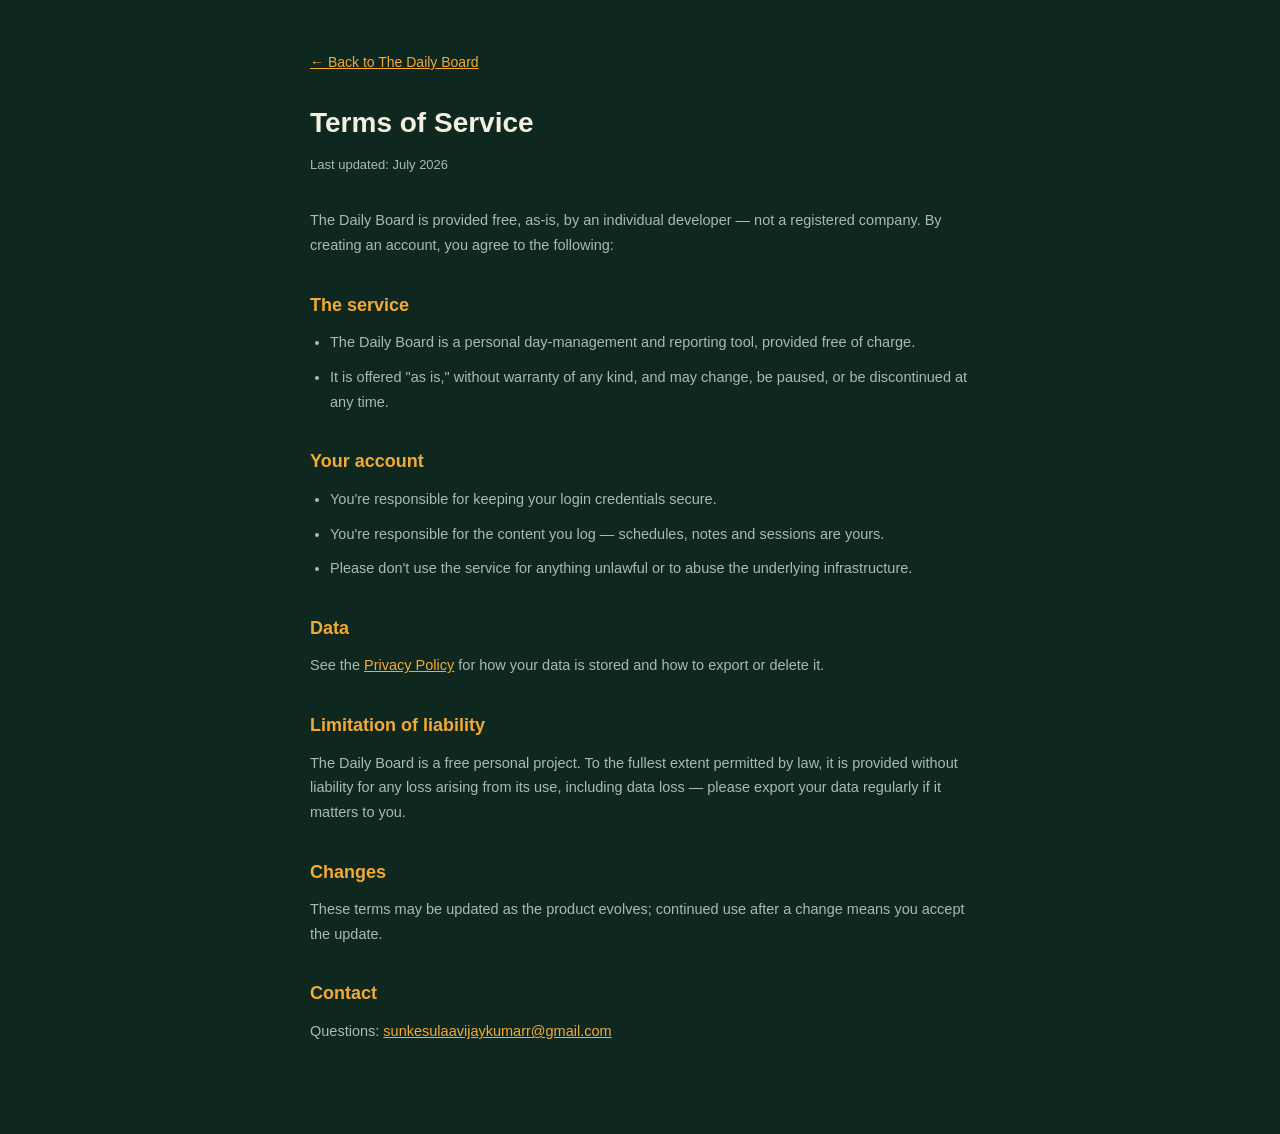
<file: terms.html>
<!DOCTYPE html>
<html lang="en">

<head>
  <meta charset="UTF-8">
  <meta name="viewport" content="width=device-width, initial-scale=1.0">
  <title>Terms of Service — The Daily Board</title>
  <link rel="icon" type="image/svg+xml" href="logo-monogram.svg">
  <style>
    :root { --board:#173a2c; --chalk:#f3eede; --chalk-dim:#a6bcae; --gold:#f4a935; --line:#2f5a48; }
    * { box-sizing: border-box; margin:0; padding:0; }
    body {
      font-family: -apple-system, BlinkMacSystemFont, 'Segoe UI', sans-serif;
      background: #0e2820; color: var(--chalk); line-height: 1.7;
    }
    .wrap { max-width: 700px; margin: 0 auto; padding: 48px 20px 80px; }
    a { color: var(--gold); }
    h1 { font-size: 28px; margin-bottom: 8px; }
    .updated { color: var(--chalk-dim); font-size: 13px; margin-bottom: 32px; }
    h2 { font-size: 18px; margin: 32px 0 10px; color: var(--gold); }
    p, li { color: var(--chalk-dim); font-size: 14.5px; margin-bottom: 10px; }
    ul { padding-left: 20px; }
    .back { display: inline-block; margin-bottom: 24px; font-size: 14px; }
  </style>
</head>

<body>
  <div class="wrap">
    <a class="back" href="index.html">← Back to The Daily Board</a>
    <h1>Terms of Service</h1>
    <div class="updated">Last updated: July 2026</div>

    <p>The Daily Board is provided free, as-is, by an individual developer — not a registered company. By creating an account, you agree to the following:</p>

    <h2>The service</h2>
    <ul>
      <li>The Daily Board is a personal day-management and reporting tool, provided free of charge.</li>
      <li>It is offered "as is," without warranty of any kind, and may change, be paused, or be discontinued at any time.</li>
    </ul>

    <h2>Your account</h2>
    <ul>
      <li>You're responsible for keeping your login credentials secure.</li>
      <li>You're responsible for the content you log — schedules, notes and sessions are yours.</li>
      <li>Please don't use the service for anything unlawful or to abuse the underlying infrastructure.</li>
    </ul>

    <h2>Data</h2>
    <p>See the <a href="privacy.html">Privacy Policy</a> for how your data is stored and how to export or delete it.</p>

    <h2>Limitation of liability</h2>
    <p>The Daily Board is a free personal project. To the fullest extent permitted by law, it is provided without liability for any loss arising from its use, including data loss — please export your data regularly if it matters to you.</p>

    <h2>Changes</h2>
    <p>These terms may be updated as the product evolves; continued use after a change means you accept the update.</p>

    <h2>Contact</h2>
    <p>Questions: <a href="mailto:sunkesulaavijaykumarr@gmail.com">sunkesulaavijaykumarr@gmail.com</a></p>
  </div>
</body>

</html>
</file>
